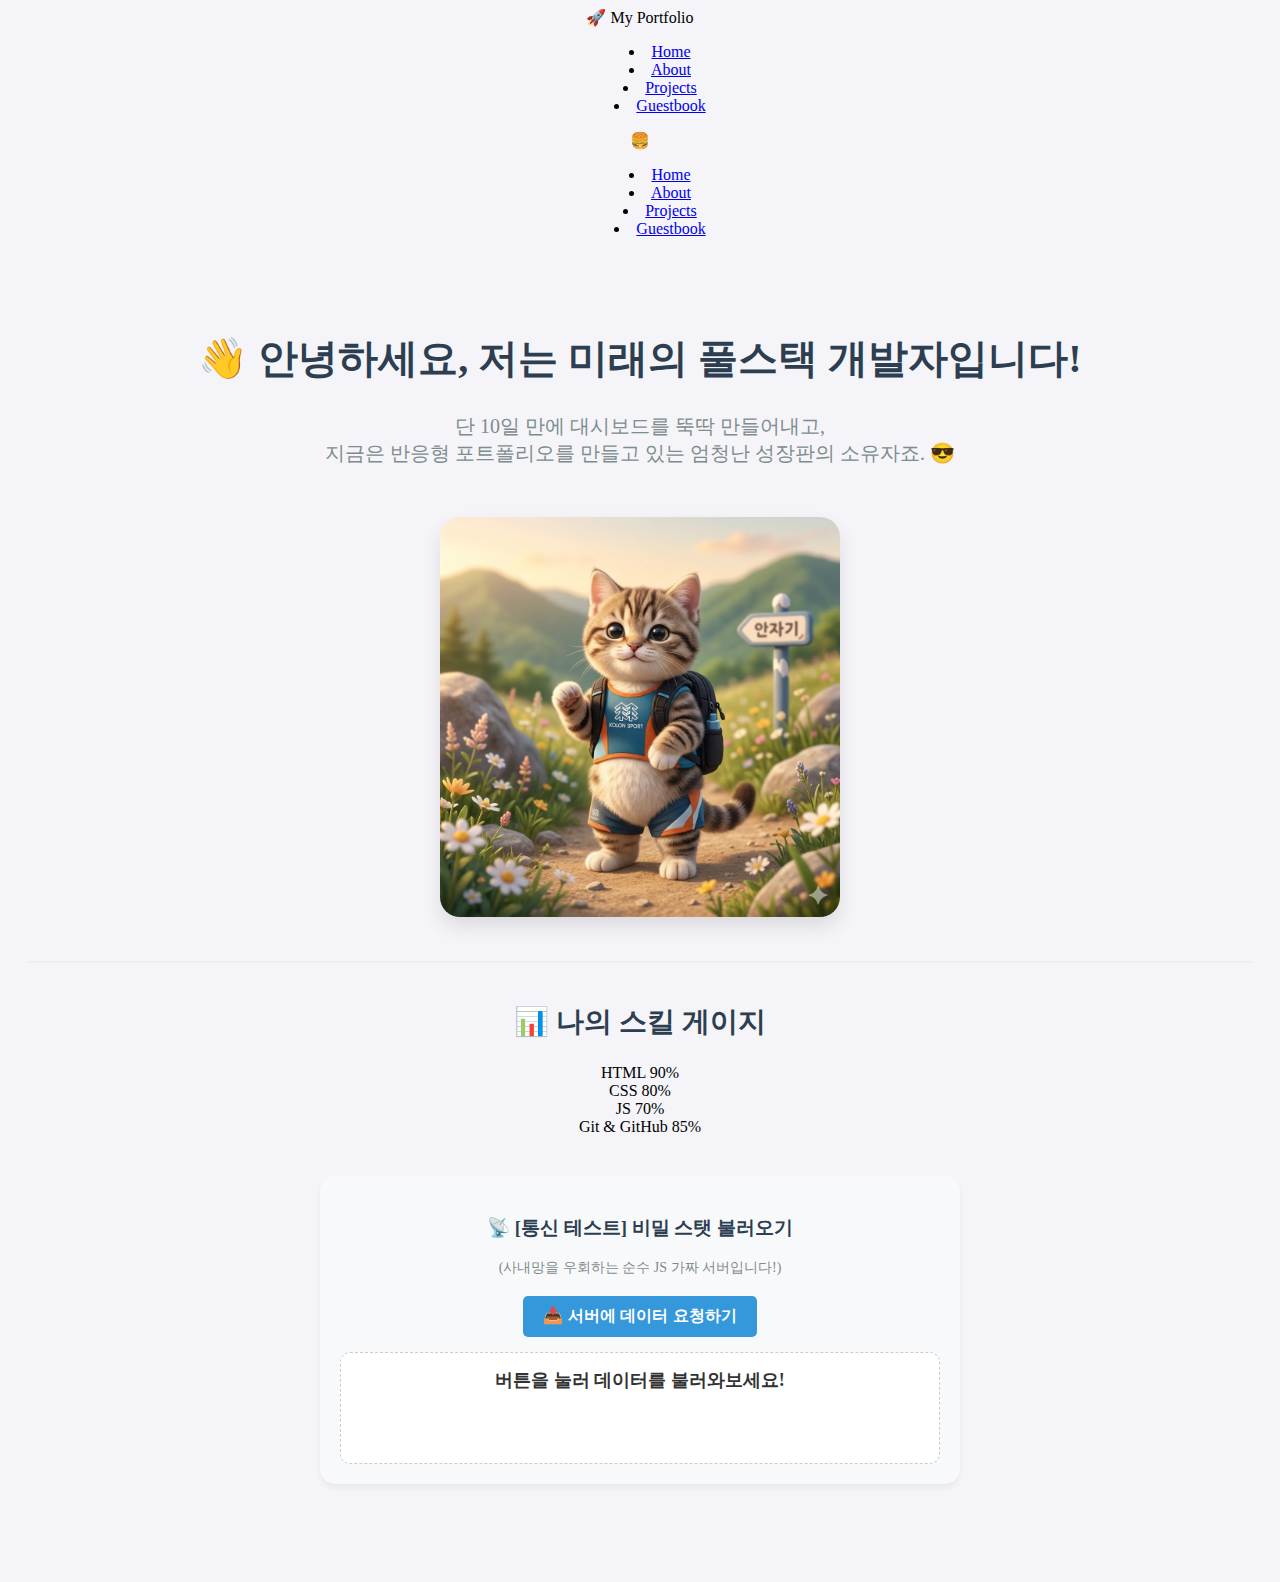
<file: about.html>
<!DOCTYPE html>
<html lang="ko">

<head>
    <meta charset="UTF-8">
    <meta name="viewport" content="width=device-width, initial-scale=1.0">
    <title>About Me - 내 소개</title>
    <link rel="stylesheet" href="style.css">
    <script>
        document.addEventListener("DOMContentLoaded", function () {
            // 1. 다크모드 설정 기억
            if (localStorage.getItem("myDarkMode") === "on") {
                document.body.classList.add("dark-theme");
            }

            // 2. ✨ 스크롤 감시자 (Intersection Observer)
            const observerOptions = {
                threshold: 0.1 
            };

            const observer = new IntersectionObserver((entries) => {
                entries.forEach(entry => {
                    if (entry.isIntersecting) {
                        entry.target.classList.add('active'); 
                    }
                });
            }, observerOptions);

            // 'reveal' 클래스가 붙은 모든 요소를 찾아 감시 시작
            document.querySelectorAll('.reveal').forEach(el => observer.observe(el));
        });
    </script>
</head>

<body>
    <header class="portfolio-header">
        <div class="logo">🚀 My Portfolio</div>
        <nav class="pc-menu">
            <ul>
                <li><a href="index.html">Home</a></li>
                <li><a href="about.html">About</a></li>
                <li><a href="projects.html">Projects</a></li>
                <li><a href="guestbook.html">Guestbook</a></li>
            </ul>
        </nav>
        <div class="hamburger" onclick="toggleMenu()">🍔</div>
    </header>

    <div class="mobile-menu" id="mobile-menu">
        <ul>
            <li><a href="index.html">Home</a></li>
            <li><a href="about.html">About</a></li>
            <li><a href="projects.html">Projects</a></li>
            <li><a href="guestbook.html">Guestbook</a></li>
        </ul>
    </div>

    <div style="text-align: center; padding: 50px 20px;">
        <div class="reveal">
            <h1 style="font-size: 40px; color: #2c3e50;">👋 안녕하세요, 저는 미래의 풀스택 개발자입니다!</h1>
            <p style="font-size: 20px; color: #7f8c8d; margin-top: 20px;">
                단 10일 만에 대시보드를 뚝딱 만들어내고,<br>
                지금은 반응형 포트폴리오를 만들고 있는 엄청난 성장판의 소유자죠. 😎
            </p>
        </div>

        <div class="reveal">
            <img src="cat.jpg" alt="내 사진"
                style="max-width: 400px; width: 100%; margin-top: 30px; border-radius: 20px; box-shadow: 0 10px 20px rgba(0,0,0,0.1);">
        </div>

        <hr style="margin: 40px 0; border: 1px solid #eee;" class="reveal">

        <div class="reveal">
            <h2 style="color: #2c3e50; font-size: 28px;">📊 나의 스킬 게이지</h2>
            <div class="skill-container">
                <div class="skill-bar"><div class="skill-level html-level">HTML 90%</div></div>
                <div class="skill-bar"><div class="skill-level css-level">CSS 80%</div></div>
                <div class="skill-bar"><div class="skill-level js-level">JS 70%</div></div>
                <div class="skill-bar"><div class="skill-level git-level">Git & GitHub 85%</div></div>
            </div>
        </div>

        <div class="reveal"
            style="max-width: 600px; margin: 40px auto; padding: 20px; text-align: center; background-color: #f8f9fa; border-radius: 15px; box-shadow: 0 4px 6px rgba(0,0,0,0.05);">
            <h3 style="color: #2c3e50;">📡 [통신 테스트] 비밀 스탯 불러오기</h3>
            <p style="color: #7f8c8d; font-size: 14px;">(사내망을 우회하는 순수 JS 가짜 서버입니다!)</p>

            <button id="fetch-btn" onclick="loadStatsFromServer()"
                style="background-color: #3498db; color: white; border: none; padding: 10px 20px; border-radius: 5px; font-size: 16px; cursor: pointer; transition: 0.3s; margin-bottom: 15px;">
                📥 서버에 데이터 요청하기
            </button>

            <div id="stat-display"
                style="font-size: 18px; font-weight: bold; color: #333; min-height: 80px; padding: 15px; background: white; border-radius: 10px; border: 1px dashed #ccc;">
                버튼을 눌러 데이터를 불러와보세요!
            </div>
        </div>
    </div>

    <script>
        // [햄버거 메뉴]
        function toggleMenu() {
            let menu = document.getElementById("mobile-menu");
            menu.classList.toggle("active");
        }

        // [가짜 서버] 진짜 서버인 척 1.5초 지연시켜주는 역할
        function fakeFetchUserStats() {
            return new Promise(function (resolve, reject) {
                setTimeout(function () {
                    let fakeData = {
                        status: 200,
                        data: {
                            commits: 125,
                            coffeeConsumed: 42,
                            bugsFixed: 99
                        }
                    };
                    resolve(fakeData);
                }, 1500);
            });
        }

        // [통신 실행] 버튼을 눌렀을 때 실행되는 메인 로직
        async function loadStatsFromServer() {
            let btn = document.getElementById("fetch-btn");
            let display = document.getElementById("stat-display");

            btn.innerText = "⏳ 서버에서 가져오는 중...";
            btn.style.backgroundColor = "#95a5a6";
            btn.disabled = true;
            display.innerHTML = "통신 중... 📡<br><span style='font-size:12px; color:#999;'>(가짜 서버가 열심히 일하고 있습니다)</span>";

            try {
                let response = await fakeFetchUserStats();
                if (response.status === 200) {
                    display.innerHTML = `
                        🔥 총 커밋 횟수: <span style="color:#e74c3c">${response.data.commits}회</span> <br>
                        ☕ 마신 커피: <span style="color:#8e44ad">${response.data.coffeeConsumed}잔</span> <br>
                        🐛 박멸한 버그: <span style="color:#27ae60">${response.data.bugsFixed}마리</span>
                    `;
                    btn.innerText = "✅ 데이터 수신 완료!";
                    btn.style.backgroundColor = "#27ae60";
                    btn.disabled = false;
                }
            } catch (error) {
                display.innerText = "서버 에러 발생! 😱";
                btn.disabled = false;
            }
        }
    </script>
</body>

</html>
</file>
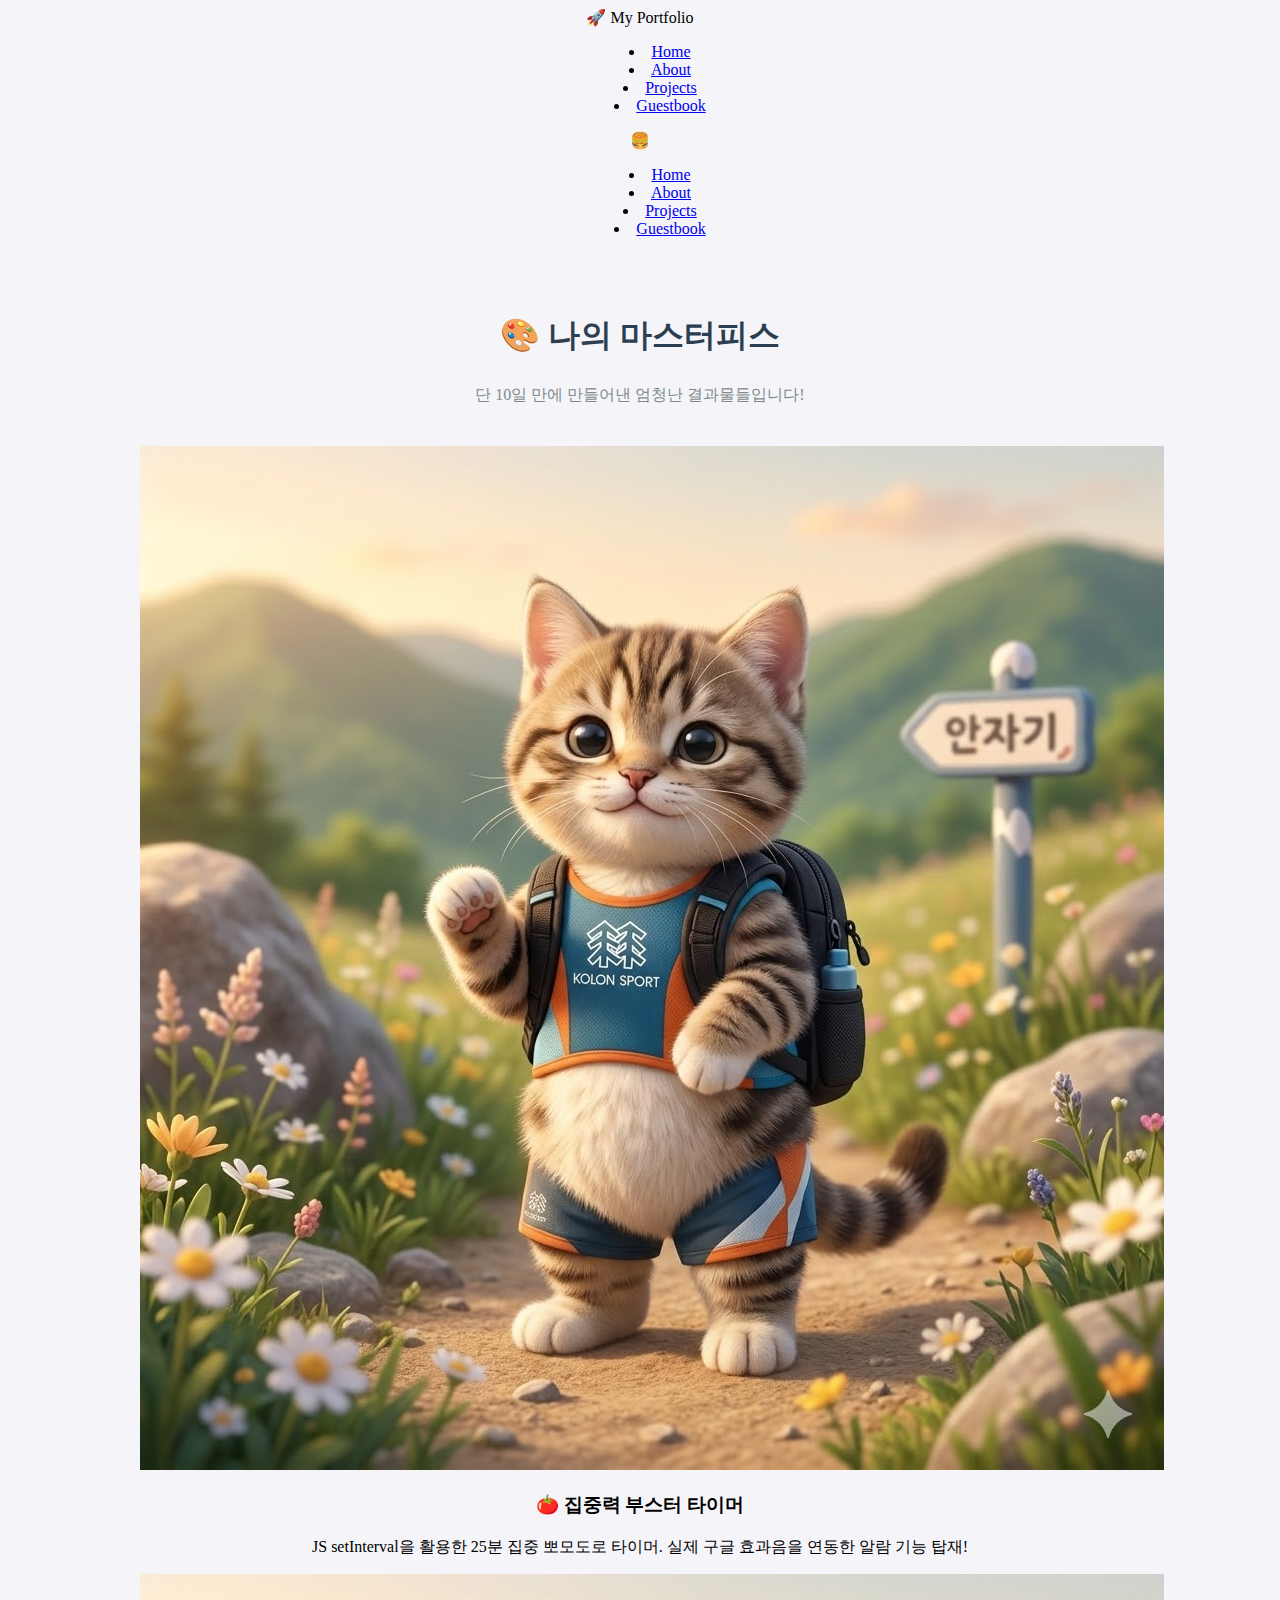
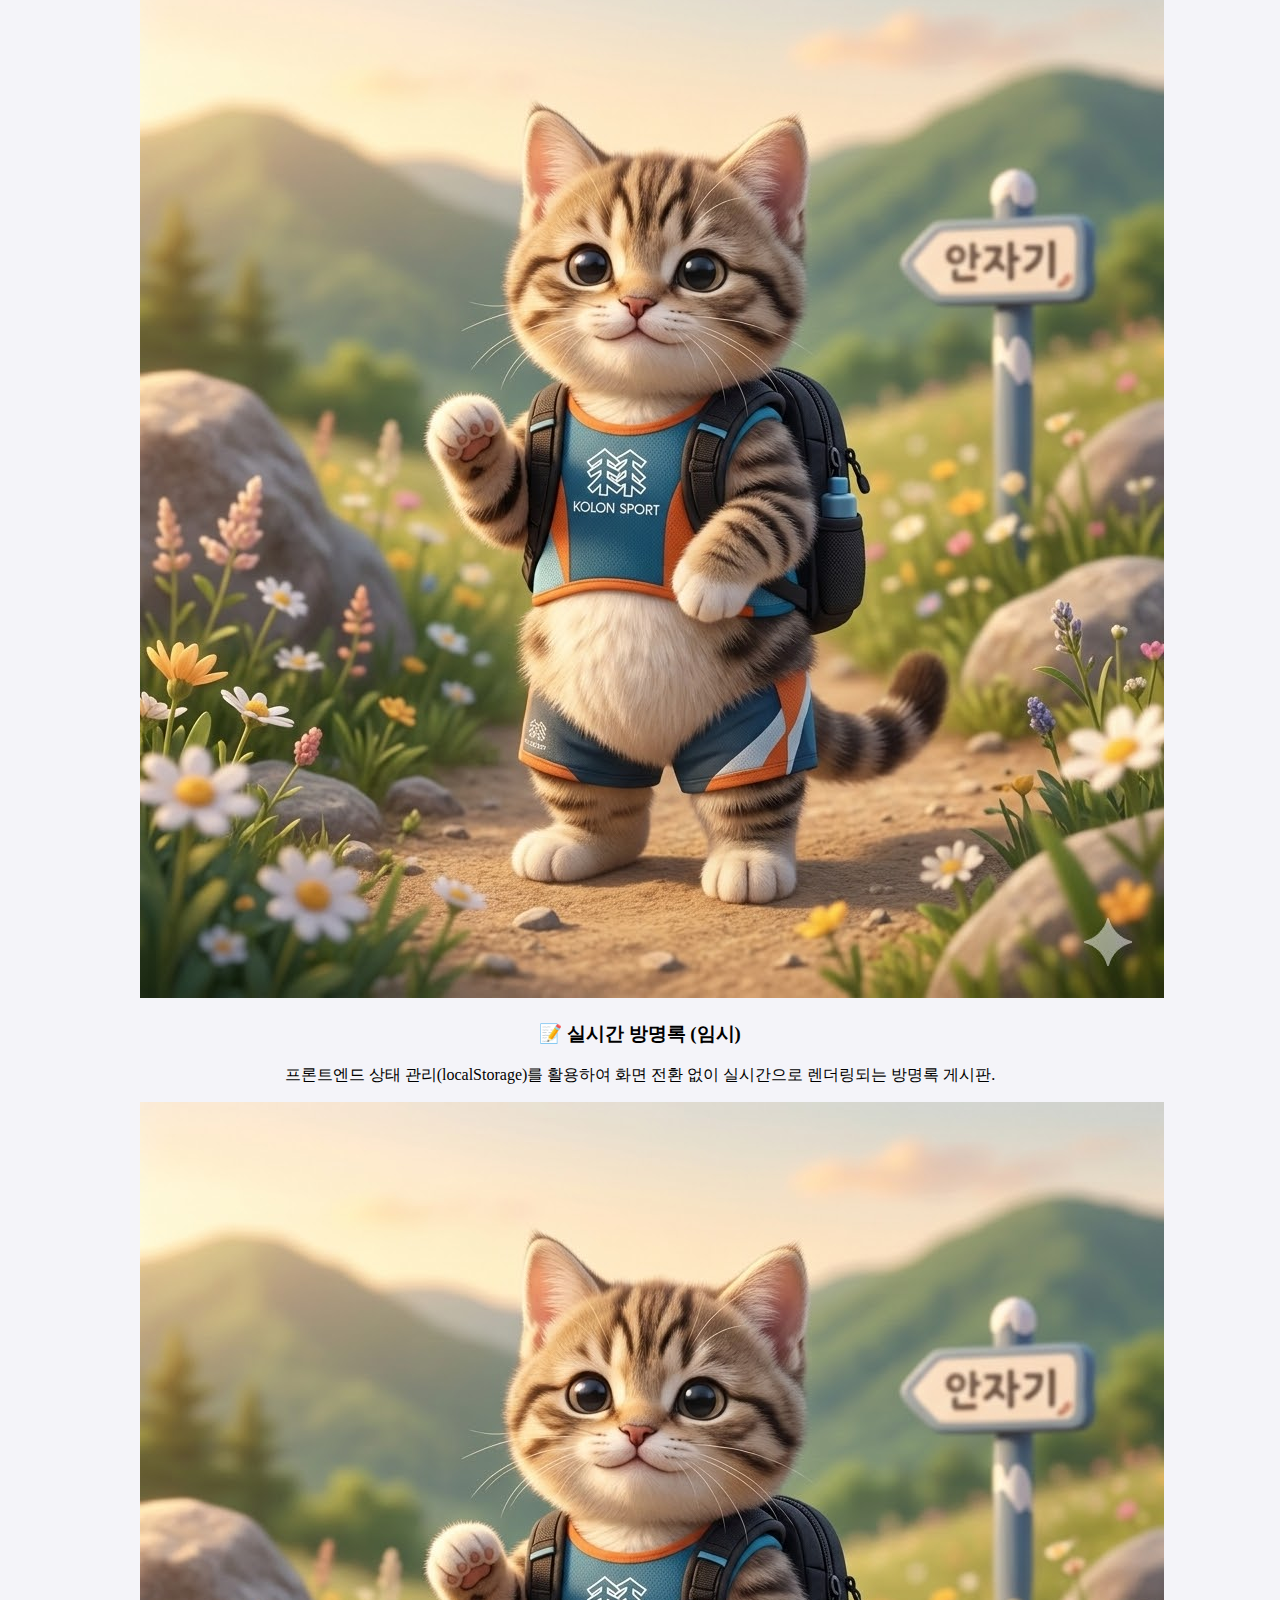
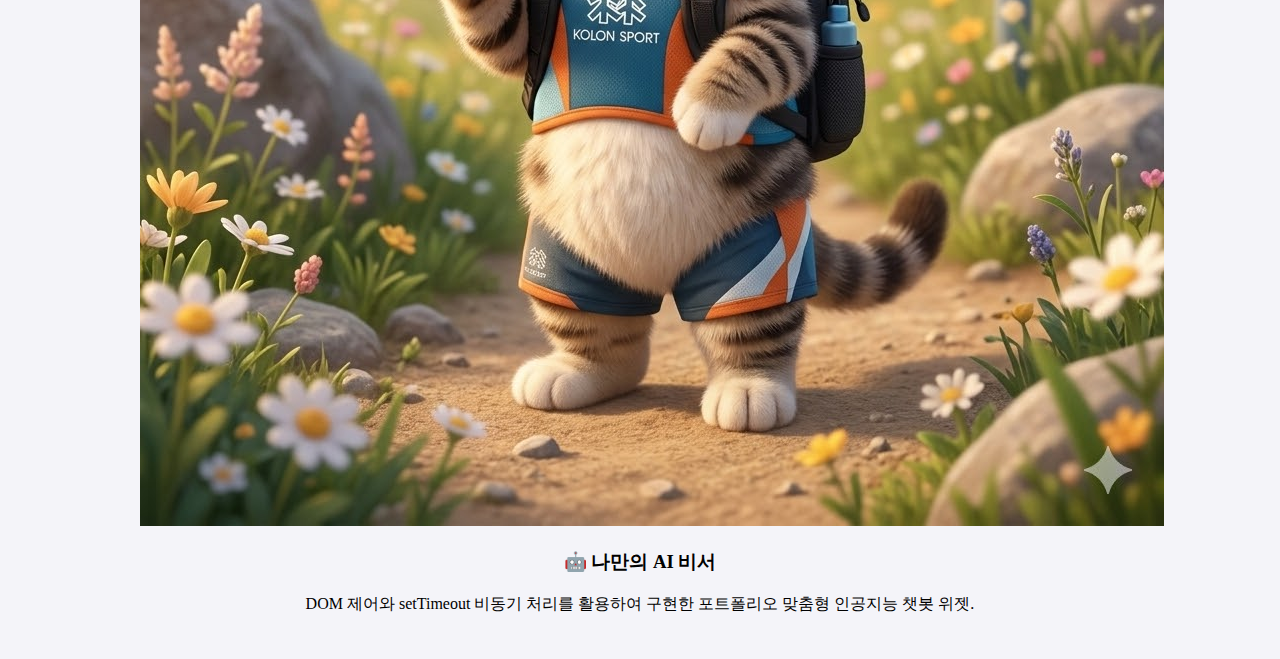
<file: projects.html>
<!DOCTYPE html>
<html lang="ko">

<head>
    <meta charset="UTF-8">
    <meta name="viewport" content="width=device-width, initial-scale=1.0">
    <title>Projects - 내 작품 전시관</title>
    <link rel="stylesheet" href="style.css">
    
    <script>
        // 1. 초기 실행 로직 (다크모드 & 스크롤 감시)
        document.addEventListener("DOMContentLoaded", function () {
            // 다크모드 설정 기억
            if (localStorage.getItem("myDarkMode") === "on") {
                document.body.classList.add("dark-theme");
            }

            // ✨ 스크롤 감시자 (Intersection Observer)
            const observerOptions = {
                threshold: 0.1 
            };

            const observer = new IntersectionObserver((entries) => {
                entries.forEach(entry => {
                    if (entry.isIntersecting) {
                        entry.target.classList.add('active'); 
                    }
                });
            }, observerOptions);

            // 'reveal' 클래스가 붙은 모든 요소를 찾아 감시 시작
            document.querySelectorAll('.reveal').forEach(el => observer.observe(el));
        });
    </script>
</head>

<body>
    <header class="portfolio-header">
        <div class="logo">🚀 My Portfolio</div>
        <nav class="pc-menu">
            <ul>
                <li><a href="index.html">Home</a></li>
                <li><a href="about.html">About</a></li>
                <li><a href="projects.html">Projects</a></li>
                <li><a href="guestbook.html">Guestbook</a></li>
            </ul>
        </nav>
        <div class="hamburger" onclick="toggleMenu()">🍔</div>
    </header>

    <div class="mobile-menu" id="mobile-menu">
        <ul>
            <li><a href="index.html">Home</a></li>
            <li><a href="about.html">About</a></li>
            <li><a href="projects.html">Projects</a></li>
            <li><a href="guestbook.html">Guestbook</a></li>
        </ul>
    </div>

    <div style="max-width: 1000px; margin: 0 auto; padding: 20px;">
        <div class="reveal">
            <h2 style="text-align: center; color: #2c3e50; font-size: 32px; margin-top: 40px;">🎨 나의 마스터피스</h2>
            <p style="text-align: center; color: #7f8c8d; margin-bottom: 40px;">단 10일 만에 만들어낸 엄청난 결과물들입니다!</p>
        </div>

        <div class="project-gallery">
            <div class="project-card reveal">
                <img src="cat.jpg" alt="뽀모도로">
                <h3>🍅 집중력 부스터 타이머</h3>
                <p>JS setInterval을 활용한 25분 집중 뽀모도로 타이머. 실제 구글 효과음을 연동한 알람 기능 탑재!</p>
            </div>

            <div class="project-card reveal">
                <img src="cat.jpg" alt="방명록">
                <h3>📝 실시간 방명록 (임시)</h3>
                <p>프론트엔드 상태 관리(localStorage)를 활용하여 화면 전환 없이 실시간으로 렌더링되는 방명록 게시판.</p>
            </div>

            <div class="project-card reveal">
                <img src="cat.jpg" alt="챗봇">
                <h3>🤖 나만의 AI 비서</h3>
                <p>DOM 제어와 setTimeout 비동기 처리를 활용하여 구현한 포트폴리오 맞춤형 인공지능 챗봇 위젯.</p>
            </div>
        </div>
    </div>

    <script>
        // 메뉴 토글 함수
        function toggleMenu() {
            let menu = document.getElementById("mobile-menu");
            menu.classList.toggle("active");
        }
    </script>
</body>

</html>
</file>
<file: style.css>
body {
    background-color: #f4f4f9;
    text-align: center;
}

h1 {
    color: #ff6347;
}

.btn {
    background-color: #4CAF50;
    color: white;
    padding: 10px 20px;
    text-decoration: none;
    border-radius: 8px;
    display: inline-block;
    font-weight: bold;
}

.btn:hover {
    background-color: #45a049;
}

ul {
    list-style-position: inside;
    /* 점(bullet)을 안쪽으로 끌어오기 */
}

/* 🌙 다크 모드 화장법 */
.dark-theme {
    background-color: #222222;
    color: #ffffff;
}
/* 🔘 웹사이트의 모든 버튼 예쁘게 꾸미기 */
button {
    background-color: #ff6b6b; /* 예쁜 코랄색 배경 (원하는 색으로 변경 가능!) */
    color: white;              /* 글씨는 하얗게 */
    border: none;              /* 못생긴 기본 까만 테두리 없애기 */
    padding: 10px 20px;        /* 버튼 안쪽 공간을 늘려서 통통하게 만들기 */
    border-radius: 8px;        /* 모서리를 부드럽게 둥글게 깎기 */
    cursor: pointer;           /* 마우스를 올리면 '손가락' 모양으로 바꾸기 */
    font-weight: bold;         /* 글씨를 굵고 또렷하게 */
    margin: 5px;               /* 버튼들끼리 너무 안 붙게 간격 주기 */
    transition: 0.3s;          /* 색이 변할 때 0.3초 동안 부드럽게 변하는 마법! */
}

/* 👆 마우스를 버튼 위에 올렸을 때(hover)의 행동 */
button:hover {
    background-color: #ff4757; /* 마우스 올리면 색상을 살짝 더 진하게 변경 */
    transform: scale(1.10);    /* 마우스 올리면 버튼이 아주 살짝(10%) 커지는 효과! */
}
/* ========================================= */
/* 📝 나의 할 일 목록 (To-Do List) 꾸미기 시작! */
/* ========================================= */

/* 1. 글씨 입력창(input) 예쁘게 다듬기 */
#todo-input {
    padding: 10px 15px;
    width: 60%;
    max-width: 300px;
    border: 2px solid #ddd; /* 연한 회색 테두리 */
    border-radius: 8px;     /* 모서리 둥글게 */
    font-size: 16px;
    outline: none;          /* 클릭 시 생기는 못생긴 기본 테두리 없애기 */
    transition: 0.3s;
}

/* 입력창을 클릭했을 때(focus) 테두리 색상 코랄색으로 변하게! */
#todo-input:focus {
    border-color: #ff6b6b;
}

/* 2. 할 일 목록(ul) 한가운데로 예쁘게 모으기! */
#todo-list {
    list-style: none; /* <li> 옆에 붙는 까만 점(•) 없애기 */
    padding: 0;
    
    /* 🌟 여기가 가운데 정렬의 핵심 마법! */
    margin: 20px auto 0; /* 위 20px, 양옆은 auto(자동으로 중앙), 아래 0 */
    width: 90%;          /* 화면 전체를 쓰지 않고 90%만 쓰기 */
    max-width: 400px;    /* 화면이 아무리 넓어져도 박스 크기를 400px로 제한해서 예쁘게 유지! */
}

/* 3. 추가된 할 일 항목(li) 정렬 및 예쁜 박스 만들기 */
#todo-list li {
    background-color: #f8f9fa; /* 아주 연한 깔끔한 회색 배경 */
    padding: 12px 20px;
    margin-bottom: 10px;
    border-radius: 8px;
    box-shadow: 0 2px 5px rgba(0,0,0,0.05); /* 살짝 고급스러운 그림자 */
    
    /* 🌟 여기가 정렬의 핵심! (글씨와 버튼 가로로 배치하고 양끝으로 밀기) */
    display: flex;
    justify-content: space-between;
    align-items: center;
    
    transition: 0.3s; /* 애니메이션 준비 */
}

/* 할 일(li)에 마우스 올렸을 때(hover) 살짝 위로 떠오르는 효과! */
#todo-list li:hover {
    transform: translateY(-3px); /* 위로 3px 띄우기 */
    box-shadow: 0 5px 15px rgba(0,0,0,0.1); /* 그림자 진하게 */
}

/* 4. ❌ 삭제 버튼 다이어트 시키기 (기존 뚱뚱한 코랄 버튼 덮어쓰기) */
#todo-list li button {
    background-color: transparent; /* 배경색 투명하게 */
    color: #ff4757;                /* 글씨는 빨갛게 */
    padding: 5px 10px;
    margin: 0;
    font-size: 14px;
}

/* 삭제 버튼에 마우스 올렸을 때 경고 느낌 주기 */
#todo-list li button:hover {
    background-color: #ffeaa7; /* 연한 노란색 배경으로 스르륵 */
    transform: scale(1.1);     /* 버튼 살짝 커지게 */
}
/* 5. 완료된 할 일 글씨 스타일 (밑줄 쫙!) */
.done-text {
    text-decoration: line-through; /* 글씨 한가운데 밑줄 긋기 */
    color: #b2bec3;                /* 글씨 색상을 흐린 회색으로 변경 */
    font-style: italic;            /* 살짝 기울임꼴로 느낌 살리기 */
    transition: 0.3s;
}
</file>
